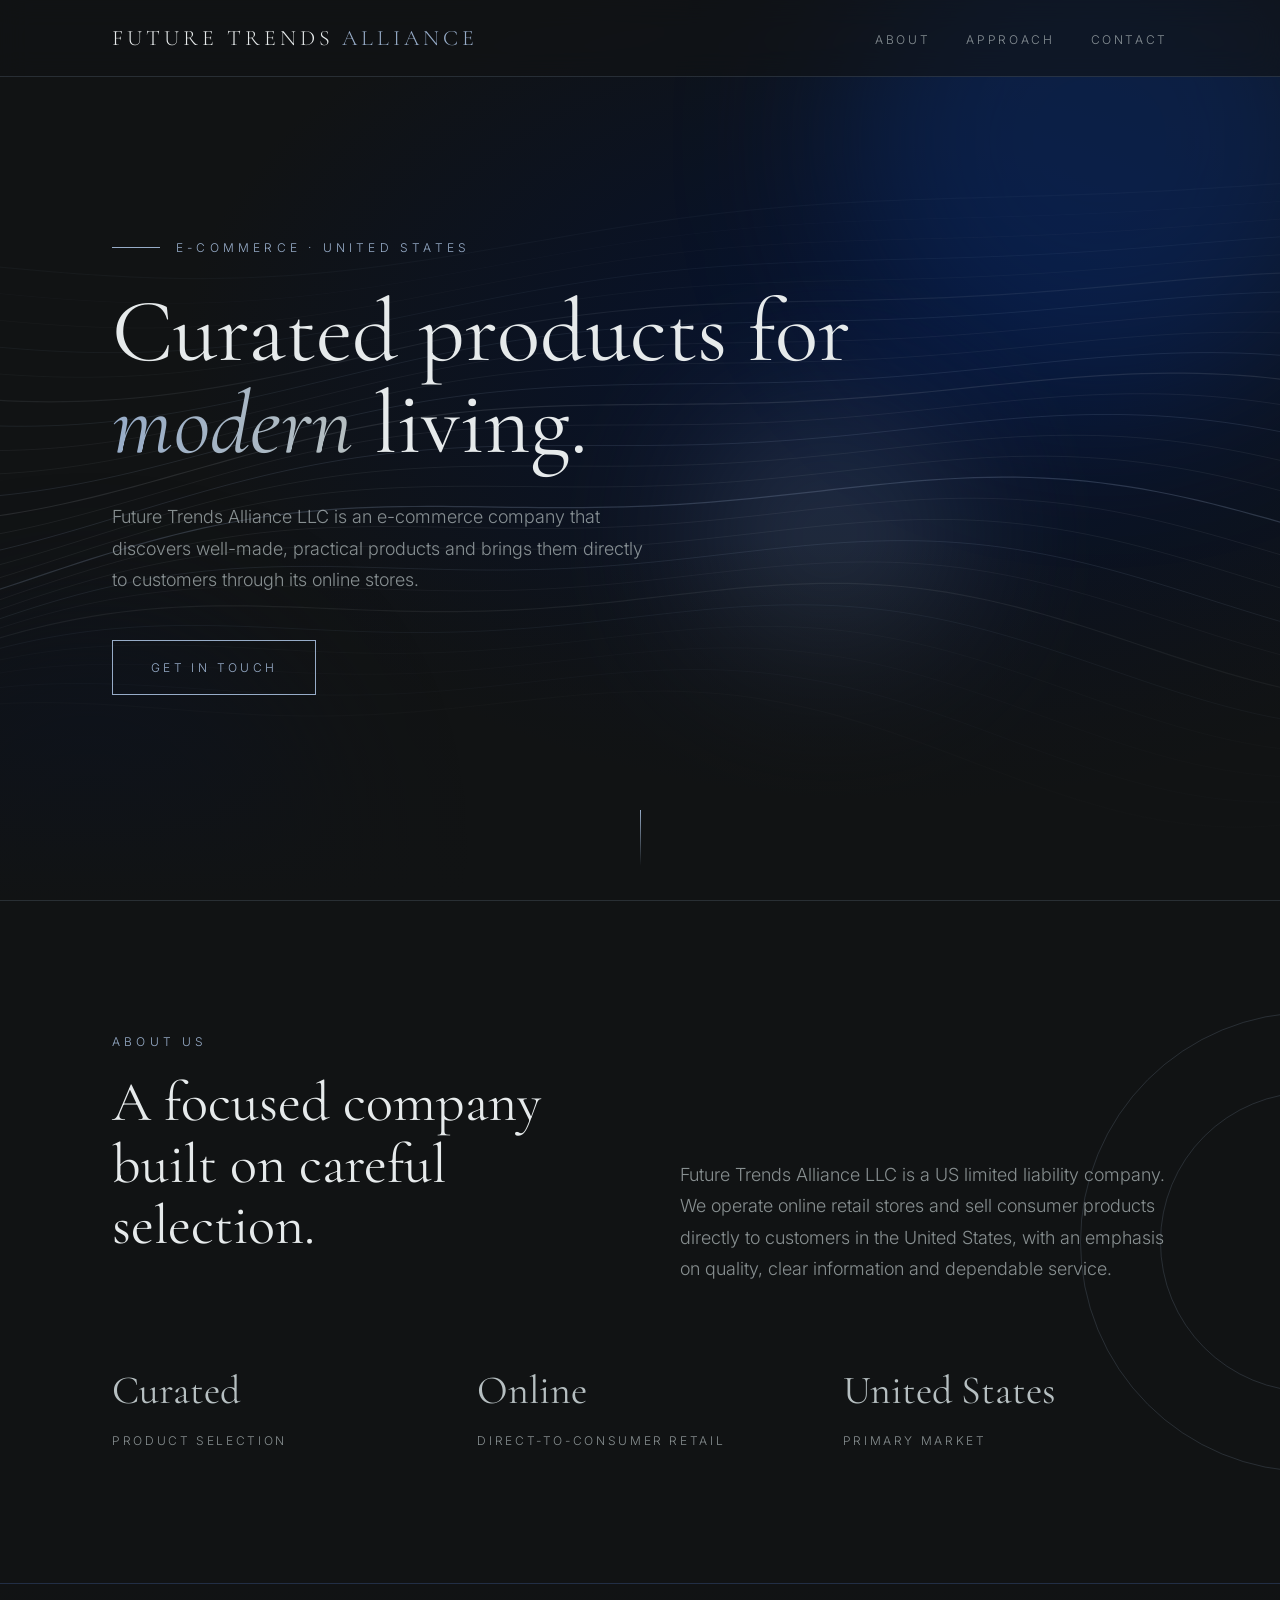
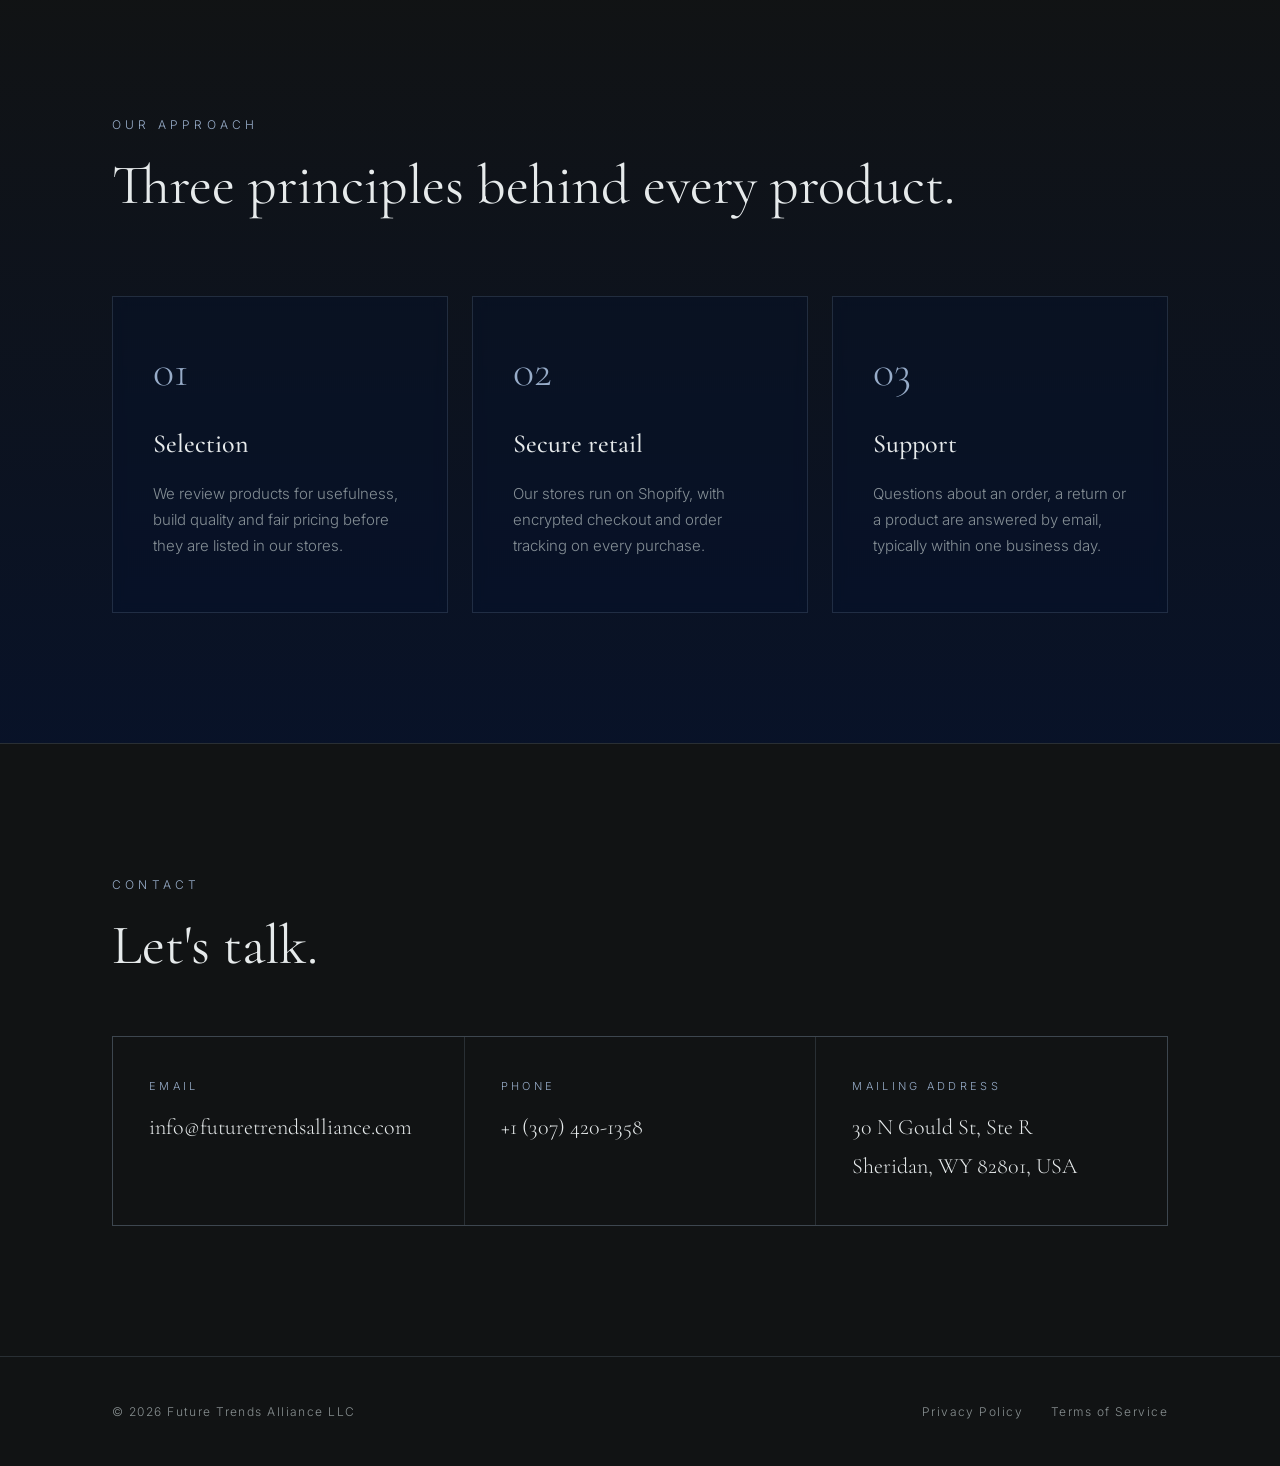
<file: index.html>
<!DOCTYPE html>
<html lang="en">
<head>
<meta charset="utf-8">
<meta name="viewport" content="width=device-width, initial-scale=1">
<title>Future Trends Alliance LLC</title>
<meta name="description" content="Future Trends Alliance LLC is an e-commerce company curating and selling consumer products online.">
<meta name="theme-color" content="#111314">
<link rel="stylesheet" href="style.css">
<script>document.documentElement.className="js"</script>
</head>
<body>
<header><div class="wrap">
  <a class="brand" href="/">Future Trends <span>Alliance</span></a>
  <nav><a href="#about">About</a><a href="#approach">Approach</a><a href="#contact">Contact</a></nav>
</div></header>

<div class="hero">
  <div class="blob b1"></div><div class="blob b2"></div><div class="blob b3"></div>
  <canvas id="flow" aria-hidden="true"></canvas>
  <div class="wrap">
    <div class="eyebrow rise">E-commerce · United States</div>
    <h1 class="rise d1">Curated products for <em>modern</em> living.</h1>
    <p class="rise d2">Future Trends Alliance LLC is an e-commerce company that discovers well-made, practical products and brings them directly to customers through its online stores.</p>
    <a class="btn rise d3" href="#contact">Get in touch</a>
  </div>
  <div class="scroll" aria-hidden="true"></div>
</div>

<section id="about">
  <div class="ring" aria-hidden="true"></div><div class="ring r2" aria-hidden="true"></div>
  <div class="wrap">
    <div class="split">
      <div>
        <div class="label reveal">About us</div>
        <h2 class="reveal d1">A focused company built on careful selection.</h2>
      </div>
      <p class="lead reveal d2">Future Trends Alliance LLC is a US limited liability company. We operate online retail stores and sell consumer products directly to customers in the United States, with an emphasis on quality, clear information and dependable service.</p>
    </div>
    <div class="stats">
      <div class="stat reveal"><b>Curated</b><span>Product selection</span></div>
      <div class="stat reveal d1"><b>Online</b><span>Direct-to-consumer retail</span></div>
      <div class="stat reveal d2"><b>United States</b><span>Primary market</span></div>
    </div>
  </div>
</section>

<section id="approach" class="approach"><div class="wrap">
  <div class="label reveal">Our approach</div>
  <h2 class="reveal d1">Three principles behind every product.</h2>
  <div class="grid">
    <div class="card reveal"><span class="num">01</span><h3>Selection</h3><p>We review products for usefulness, build quality and fair pricing before they are listed in our stores.</p></div>
    <div class="card reveal d1"><span class="num">02</span><h3>Secure retail</h3><p>Our stores run on Shopify, with encrypted checkout and order tracking on every purchase.</p></div>
    <div class="card reveal d2"><span class="num">03</span><h3>Support</h3><p>Questions about an order, a return or a product are answered by email, typically within one business day.</p></div>
  </div>
</div></section>

<section id="contact"><div class="wrap">
  <div class="label reveal">Contact</div>
  <h2 class="reveal d1">Let's talk.</h2>
  <div class="contact-grid reveal d2">
    <div><small>Email</small><a href="mailto:info@futuretrendsalliance.com">info@futuretrendsalliance.com</a></div>
    <div><small>Phone</small><a href="tel:+13074201358">+1 (307) 420-1358</a></div>
    <div><small>Mailing address</small><p>30 N Gould St, Ste R<br>Sheridan, WY 82801, USA</p></div>
  </div>
</div></section>

<footer><div class="wrap">
  <span>© 2026 Future Trends Alliance LLC</span>
  <span><a href="privacy.html">Privacy Policy</a><a href="terms.html">Terms of Service</a></span>
</div></footer>
<script src="script.js"></script>
</body>
</html>
</file>
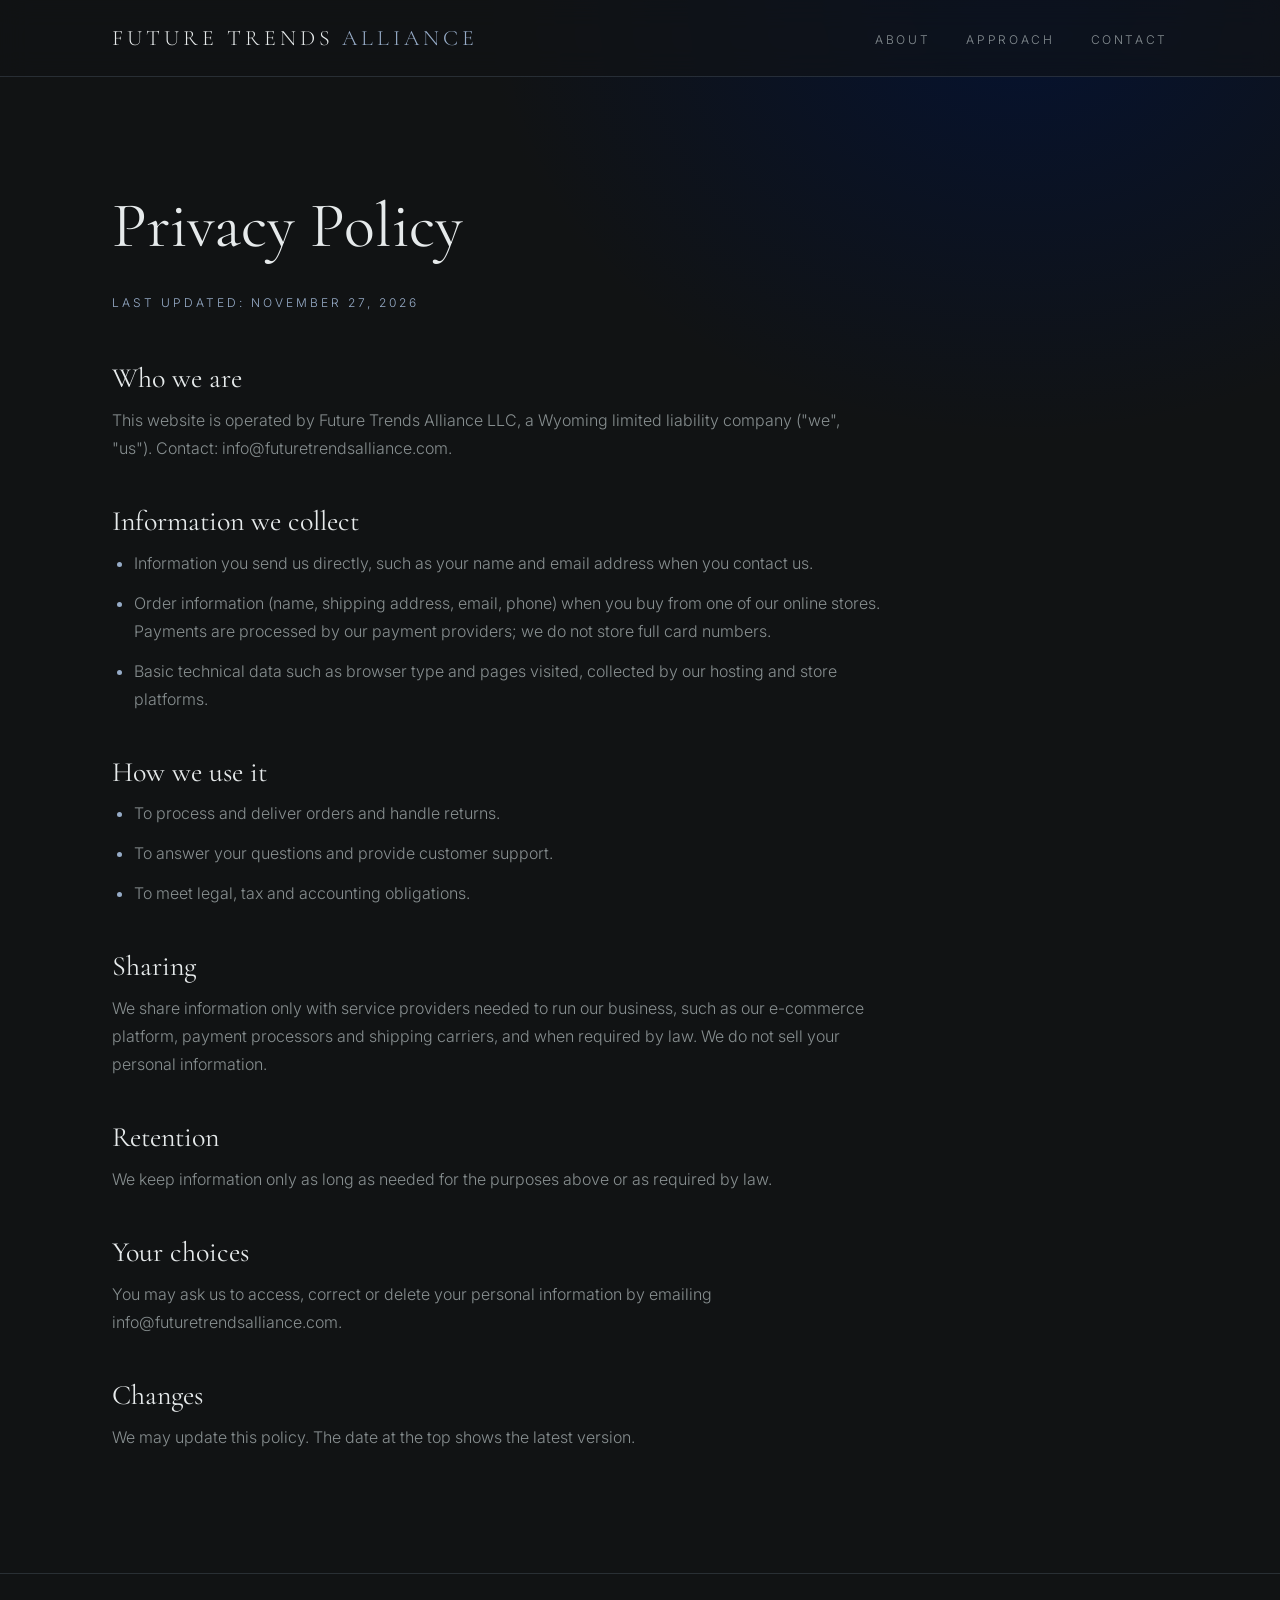
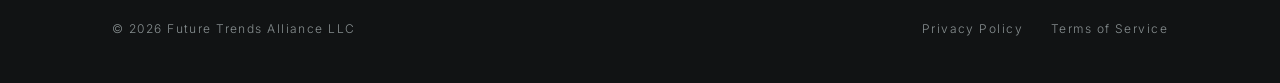
<file: privacy.html>
<!DOCTYPE html>
<html lang="en">
<head>
<meta charset="utf-8">
<meta name="viewport" content="width=device-width, initial-scale=1">
<title>Privacy Policy | Future Trends Alliance LLC</title>
<link rel="stylesheet" href="style.css">
</head>
<body>
<header><div class="wrap">
  <a class="brand" href="/">Future Trends <span>Alliance</span></a>
  <nav><a href="/#about">About</a><a href="/#approach">Approach</a><a href="/#contact">Contact</a></nav>
</div></header>
<main class="doc"><div class="wrap">
  <h1>Privacy Policy</h1>
  <p class="date">Last updated: November 27, 2026</p>

  <h2>Who we are</h2>
  <p>This website is operated by Future Trends Alliance LLC, a Wyoming limited liability company ("we", "us"). Contact: info@futuretrendsalliance.com.</p>

  <h2>Information we collect</h2>
  <ul>
    <li>Information you send us directly, such as your name and email address when you contact us.</li>
    <li>Order information (name, shipping address, email, phone) when you buy from one of our online stores. Payments are processed by our payment providers; we do not store full card numbers.</li>
    <li>Basic technical data such as browser type and pages visited, collected by our hosting and store platforms.</li>
  </ul>

  <h2>How we use it</h2>
  <ul>
    <li>To process and deliver orders and handle returns.</li>
    <li>To answer your questions and provide customer support.</li>
    <li>To meet legal, tax and accounting obligations.</li>
  </ul>

  <h2>Sharing</h2>
  <p>We share information only with service providers needed to run our business, such as our e-commerce platform, payment processors and shipping carriers, and when required by law. We do not sell your personal information.</p>

  <h2>Retention</h2>
  <p>We keep information only as long as needed for the purposes above or as required by law.</p>

  <h2>Your choices</h2>
  <p>You may ask us to access, correct or delete your personal information by emailing info@futuretrendsalliance.com.</p>

  <h2>Changes</h2>
  <p>We may update this policy. The date at the top shows the latest version.</p>
</div></main>
<footer><div class="wrap">
  <span>© 2026 Future Trends Alliance LLC</span>
  <span><a href="privacy.html">Privacy Policy</a><a href="terms.html">Terms of Service</a></span>
</div></footer>
</body>
</html>
</file>
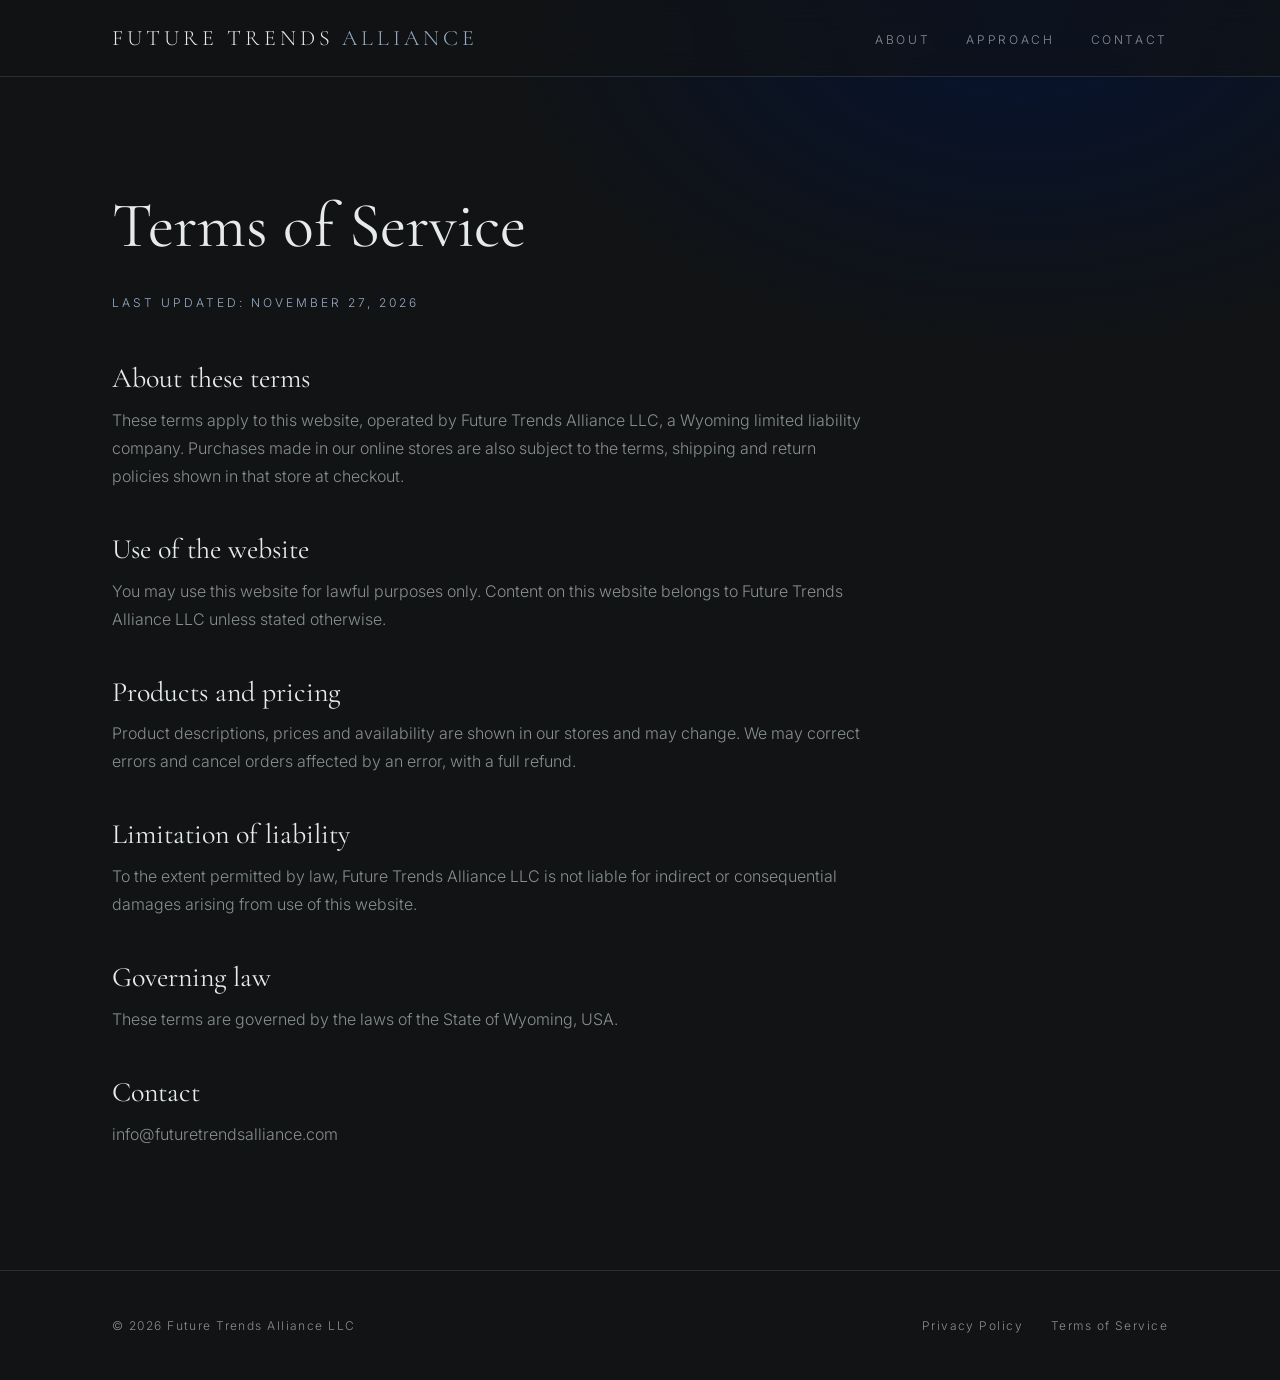
<file: terms.html>
<!DOCTYPE html>
<html lang="en">
<head>
<meta charset="utf-8">
<meta name="viewport" content="width=device-width, initial-scale=1">
<title>Terms of Service | Future Trends Alliance LLC</title>
<link rel="stylesheet" href="style.css">
</head>
<body>
<header><div class="wrap">
  <a class="brand" href="/">Future Trends <span>Alliance</span></a>
  <nav><a href="/#about">About</a><a href="/#approach">Approach</a><a href="/#contact">Contact</a></nav>
</div></header>
<main class="doc"><div class="wrap">
  <h1>Terms of Service</h1>
  <p class="date">Last updated: November 27, 2026</p>

  <h2>About these terms</h2>
  <p>These terms apply to this website, operated by Future Trends Alliance LLC, a Wyoming limited liability company. Purchases made in our online stores are also subject to the terms, shipping and return policies shown in that store at checkout.</p>

  <h2>Use of the website</h2>
  <p>You may use this website for lawful purposes only. Content on this website belongs to Future Trends Alliance LLC unless stated otherwise.</p>

  <h2>Products and pricing</h2>
  <p>Product descriptions, prices and availability are shown in our stores and may change. We may correct errors and cancel orders affected by an error, with a full refund.</p>

  <h2>Limitation of liability</h2>
  <p>To the extent permitted by law, Future Trends Alliance LLC is not liable for indirect or consequential damages arising from use of this website.</p>

  <h2>Governing law</h2>
  <p>These terms are governed by the laws of the State of Wyoming, USA.</p>

  <h2>Contact</h2>
  <p>info@futuretrendsalliance.com</p>
</div></main>
<footer><div class="wrap">
  <span>© 2026 Future Trends Alliance LLC</span>
  <span><a href="privacy.html">Privacy Policy</a><a href="terms.html">Terms of Service</a></span>
</div></footer>
</body>
</html>
</file>
<file: style.css>
@import url('https://fonts.googleapis.com/css2?family=Cormorant+Garamond:ital,wght@0,400;0,500;1,400&family=Inter:wght@300;400;500&display=swap');
/* Palette: Sanzo Wada, A Dictionary of Color Combinations - #139 (Deep Indigo, Salvia Blue, Neutral Gray) with Black from #69/#221 */
:root{--black:#111314;--indigo:#051230;--salvia:#97acc8;--gray:#b6bfc1;--line:rgba(151,172,200,.18);--muted:rgba(182,191,193,.72);--text:#e6eaeb}
*{box-sizing:border-box;margin:0;padding:0}
html{scroll-behavior:smooth}
body{font-family:Inter,-apple-system,"Segoe UI",Roboto,sans-serif;font-weight:300;color:var(--text);background:var(--black);line-height:1.75;-webkit-font-smoothing:antialiased;overflow-x:hidden}
a{color:var(--salvia);text-decoration:none;transition:color .3s}a:hover{color:#fff}
.wrap{max-width:1120px;margin:0 auto;padding:0 32px;position:relative;z-index:2}
header{position:fixed;top:0;left:0;right:0;z-index:20;background:rgba(17,19,20,.6);backdrop-filter:blur(14px);border-bottom:1px solid var(--line)}
header .wrap{display:flex;justify-content:space-between;align-items:center;height:76px}
.brand{font-family:"Cormorant Garamond",serif;font-size:22px;letter-spacing:.18em;text-transform:uppercase;color:var(--text)}
.brand span{color:var(--salvia)}
nav a{margin-left:36px;color:var(--muted);font-size:12px;letter-spacing:.22em;text-transform:uppercase}
nav a:hover{color:var(--salvia)}
.hero{min-height:min(100vh,940px);display:flex;align-items:center;position:relative;overflow:hidden;padding:140px 0 100px;background:radial-gradient(ellipse 80% 70% at 70% 40%,var(--indigo),var(--black) 70%)}
.hero .wrap{width:100%}
#flow{position:absolute;inset:0;width:100%;height:100%;z-index:1;opacity:.9}
.blob{position:absolute;border-radius:50%;filter:blur(80px);opacity:.55;z-index:0;animation:drift 22s ease-in-out infinite alternate}
.blob.b1{width:520px;height:520px;background:#0b2a66;top:-120px;right:-80px}
.blob.b2{width:420px;height:420px;background:var(--indigo);bottom:-160px;left:-120px;animation-duration:28s;animation-delay:-6s}
.blob.b3{width:260px;height:260px;background:rgba(151,172,200,.35);top:45%;right:25%;animation-duration:18s;animation-delay:-3s}
@keyframes drift{0%{transform:translate(0,0) scale(1)}50%{transform:translate(-60px,40px) scale(1.12)}100%{transform:translate(40px,-30px) scale(.95)}}
.hero::after{content:"";position:absolute;inset:0;z-index:1;background:linear-gradient(180deg,transparent 60%,var(--black));pointer-events:none}
.eyebrow{font-size:12px;letter-spacing:.35em;text-transform:uppercase;color:var(--salvia);margin-bottom:28px;display:flex;align-items:center;gap:16px}
.eyebrow::before{content:"";width:48px;height:1px;background:var(--salvia)}
.hero h1{font-family:"Cormorant Garamond",serif;font-weight:400;font-size:clamp(44px,7vw,94px);line-height:1.02;max-width:840px;margin-bottom:32px}
.hero h1 em{font-style:italic;background:linear-gradient(90deg,var(--salvia),var(--gray),var(--salvia));background-size:200% auto;-webkit-background-clip:text;background-clip:text;color:transparent;animation:shine 6s linear infinite}
@keyframes shine{to{background-position:200% center}}
.hero p{font-size:18px;color:var(--muted);max-width:540px}
.btn{display:inline-block;margin-top:44px;padding:16px 38px;border:1px solid var(--salvia);color:var(--salvia);font-size:12px;letter-spacing:.28em;text-transform:uppercase;position:relative;overflow:hidden;z-index:0;transition:color .4s}
.btn::before{content:"";position:absolute;inset:0;background:var(--salvia);transform:translateX(-101%);transition:transform .45s cubic-bezier(.7,0,.2,1);z-index:-1}
.btn:hover{color:var(--black)}.btn:hover::before{transform:none}
.scroll{position:absolute;left:50%;bottom:34px;z-index:2;width:1px;height:56px;background:linear-gradient(var(--salvia),transparent);animation:pulse 2.4s ease-in-out infinite}
@keyframes pulse{0%,100%{opacity:.2;transform:scaleY(.6);transform-origin:top}50%{opacity:1;transform:scaleY(1)}}
section{padding:130px 0;border-top:1px solid var(--line);position:relative;overflow:hidden}
.label{font-size:12px;letter-spacing:.35em;text-transform:uppercase;color:var(--salvia);margin-bottom:20px}
h2{font-family:"Cormorant Garamond",serif;font-weight:400;font-size:clamp(34px,4.5vw,56px);line-height:1.1;margin-bottom:28px}
.lead{font-size:18px;color:var(--muted);max-width:680px}
.split{display:grid;grid-template-columns:1fr 1fr;gap:80px;align-items:end}
.ring{position:absolute;right:-260px;top:50%;width:460px;height:460px;margin-top:-230px;border:1px solid var(--line);border-radius:50%;z-index:0;animation:spin 40s linear infinite}
.ring::before{content:"";position:absolute;top:-5px;left:50%;width:9px;height:9px;border-radius:50%;background:var(--salvia);box-shadow:0 0 18px var(--salvia)}
.ring.r2{width:300px;height:300px;margin-top:-150px;right:-180px;animation-duration:26s;animation-direction:reverse}
@keyframes spin{to{transform:rotate(360deg)}}
.stats{display:grid;grid-template-columns:repeat(3,1fr);gap:40px;margin-top:70px}
.stat b{display:block;font-family:"Cormorant Garamond",serif;font-weight:400;font-size:40px;color:var(--gray)}
.stat span{font-size:12px;letter-spacing:.22em;text-transform:uppercase;color:var(--muted)}
.approach{background:linear-gradient(180deg,var(--black),var(--indigo) 140%)}
.grid{display:grid;grid-template-columns:repeat(3,1fr);gap:24px;margin-top:80px}
.card{position:relative;padding:52px 40px;border:1px solid var(--line);background:rgba(5,18,48,.35);backdrop-filter:blur(6px);overflow:hidden;transition:transform .5s,border-color .5s,opacity 1s}
.card::before{content:"";position:absolute;width:300px;height:300px;left:var(--x,50%);top:var(--y,50%);transform:translate(-50%,-50%);background:radial-gradient(circle,rgba(151,172,200,.22),transparent 65%);opacity:0;transition:opacity .4s;pointer-events:none}
.card:hover{transform:translateY(-6px);border-color:rgba(151,172,200,.45)}.card:hover::before{opacity:1}
.num{font-family:"Cormorant Garamond",serif;font-size:44px;color:var(--salvia);line-height:1;margin-bottom:28px;display:block}
.card h3{font-family:"Cormorant Garamond",serif;font-weight:500;font-size:26px;margin-bottom:14px}
.card p{color:var(--muted);font-size:15px}
.contact-grid{display:grid;grid-template-columns:repeat(3,1fr);gap:1px;background:var(--line);border:1px solid var(--line);margin-top:60px}
.contact-grid div{background:var(--black);padding:40px 36px;transition:background .4s}
.contact-grid div:hover{background:var(--indigo)}
.contact-grid small{display:block;font-size:11px;letter-spacing:.3em;text-transform:uppercase;color:var(--salvia);margin-bottom:12px}
.contact-grid a,.contact-grid p{font-family:"Cormorant Garamond",serif;font-size:22px;color:var(--text)}
.js .reveal{opacity:0;transform:translateY(40px);transition:opacity 1s ease,transform 1s cubic-bezier(.2,.7,.2,1)}
.js .reveal.in{opacity:1;transform:none}
.rise{opacity:0;animation:rise 1.2s cubic-bezier(.2,.7,.2,1) forwards}.rise.d1{animation-delay:.15s}.rise.d2{animation-delay:.3s}.rise.d3{animation-delay:.45s}
@keyframes rise{from{opacity:0;transform:translateY(40px)}to{opacity:1;transform:none}}
.reveal.d1{transition-delay:.12s}.reveal.d2{transition-delay:.24s}.reveal.d3{transition-delay:.36s}
footer{padding:44px 0;border-top:1px solid var(--line);font-size:12px;letter-spacing:.12em;color:var(--muted)}
footer .wrap{display:flex;justify-content:space-between;flex-wrap:wrap;gap:16px}
footer a{color:var(--muted);margin-left:28px}footer a:hover{color:var(--salvia)}
.doc{padding:170px 0 110px;background:radial-gradient(ellipse 60% 40% at 80% 0%,var(--indigo),transparent 70%)}
.doc h1{font-family:"Cormorant Garamond",serif;font-weight:400;font-size:clamp(40px,5vw,64px);margin-bottom:10px}
.doc .date{color:var(--salvia);font-size:12px;letter-spacing:.25em;text-transform:uppercase;margin-bottom:50px}
.doc h2{font-size:28px;margin:44px 0 12px}
.doc p,.doc li{color:var(--muted);margin-bottom:12px;max-width:760px}
.doc ul{padding-left:22px}.doc li::marker{color:var(--salvia)}
@media(max-width:860px){.split,.grid,.stats,.contact-grid{grid-template-columns:1fr}.split{gap:20px}nav a{margin-left:18px;font-size:11px}.ring{display:none}section{padding:90px 0}}
@media(max-width:520px){nav a:not(:last-child){display:none}.brand{font-size:17px}}
@media(prefers-reduced-motion:reduce){*,*::before,*::after{animation:none!important;transition:none!important}.js .reveal,.rise{opacity:1;transform:none}}
</file>
